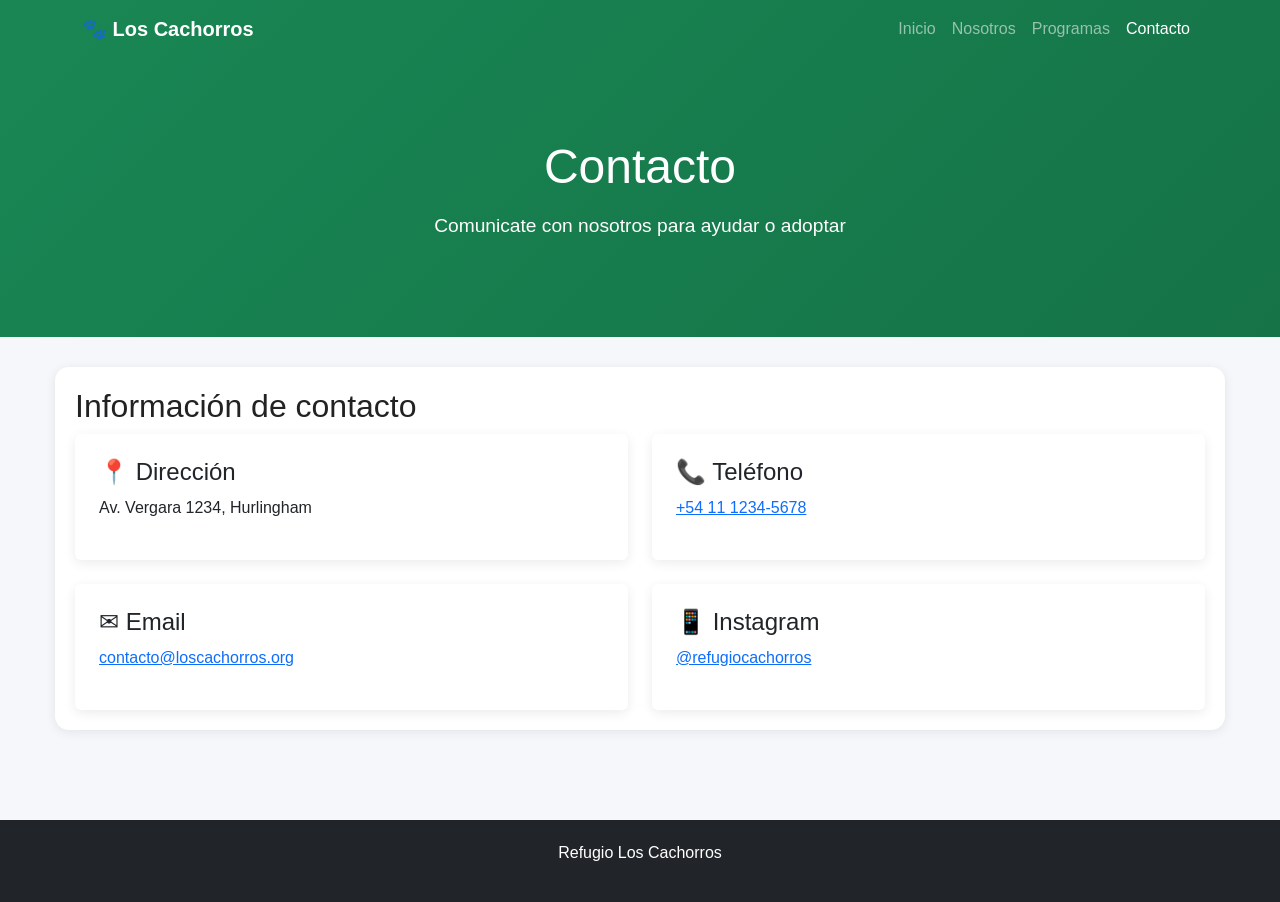
<file: contacto.html>
<!DOCTYPE html>
<html lang="es">
<head>
    <meta charset="UTF-8">
    <meta name="viewport" content="width=device-width, initial-scale=1.0">
    <title>Contacto - Refugio Los Cachorros</title>

    <link href="https://cdn.jsdelivr.net/npm/bootstrap@5.3.8/dist/css/bootstrap.min.css" rel="stylesheet">
    <link rel="stylesheet" href="style.css">
</head>
<body>

<header>
    <nav class="navbar navbar-expand-lg navbar-dark">
        <div class="container">
            <a class="navbar-brand" href="index.html">🐾 Los Cachorros</a>

            <button class="navbar-toggler" type="button" data-bs-toggle="collapse" data-bs-target="#menu">
                <span class="navbar-toggler-icon"></span>
            </button>

            <div class="collapse navbar-collapse" id="menu">
                <ul class="navbar-nav ms-auto">
                    <li class="nav-item">
                        <a class="nav-link" href="index.html">Inicio</a>
                    </li>
                    <li class="nav-item">
                        <a class="nav-link" href="nosotros.html">Nosotros</a>
                    </li>
                    <li class="nav-item">
                        <a class="nav-link" href="programas.html">Programas</a>
                    </li>
                    <li class="nav-item">
                        <a class="nav-link active" href="contacto.html">Contacto</a>
                    </li>
                </ul>
            </div>
        </div>
    </nav>

    <div class="hero">
        <h1>Contacto</h1>
        <p>Comunicate con nosotros para ayudar o adoptar</p>
    </div>
</header>

<main>
    <section>
        <h2>Información de contacto</h2>

        <div class="row g-4">

            <div class="col-md-6">
                <div class="card p-4">
                    <h4>📍 Dirección</h4>
                    <p>Av. Vergara 1234, Hurlingham</p>
                </div>
            </div>

            <div class="col-md-6">
                <div class="card p-4">
                    <h4>📞 Teléfono</h4>
                    <p>
                        <a href="tel:+541112345678">
                            +54 11 1234-5678
                        </a>
                    </p>
                </div>
            </div>

            <div class="col-md-6">
                <div class="card p-4">
                    <h4>✉ Email</h4>
                    <p>
                        <a href="mailto:contacto@loscachorros.org">
                            contacto@loscachorros.org
                        </a>
                    </p>
                </div>
            </div>

            <div class="col-md-6">
                <div class="card p-4">
                    <h4>📱 Instagram</h4>
                    <p>
                        <a href="https://instagram.com/refugiocachorros"
                           target="_blank"
                           rel="noopener noreferrer">
                           @refugiocachorros
                        </a>
                    </p>
                </div>
            </div>

        </div>
    </section>
</main>

<footer>
    <p>Refugio Los Cachorros</p>
</footer>

<script src="https://cdn.jsdelivr.net/npm/bootstrap@5.3.8/dist/js/bootstrap.bundle.min.js"></script>
</body>
</html>
</file>
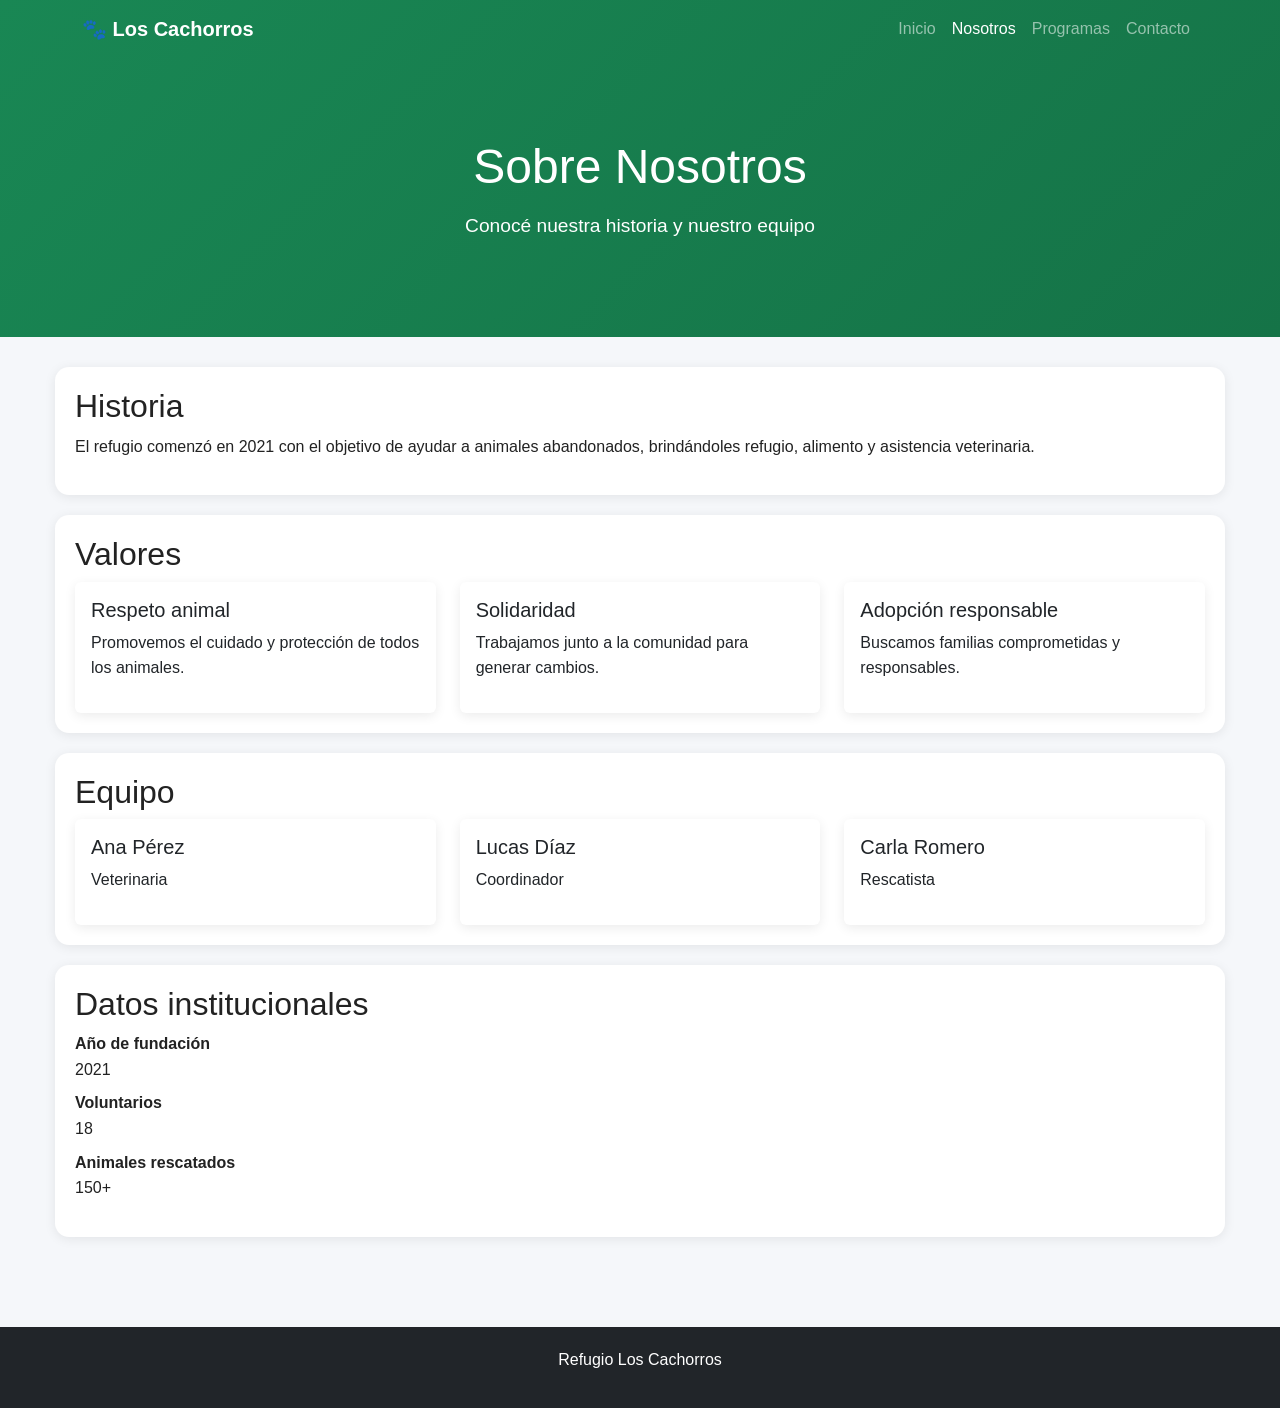
<file: nosotros.html>
<!DOCTYPE html>
<html lang="es">
<head>
    <meta charset="UTF-8">
    <meta name="viewport" content="width=device-width, initial-scale=1.0">
    <title>Nosotros - Refugio Los Cachorros</title>

        <link href="https://cdn.jsdelivr.net/npm/bootstrap@5.3.8/dist/css/bootstrap.min.css" rel="stylesheet">
        <link rel="stylesheet" href="style.css">
</head>
<body>

<header>
    <nav class="navbar navbar-expand-lg navbar-dark">
        <div class="container">
            <a class="navbar-brand" href="index.html">🐾 Los Cachorros</a>

            <button class="navbar-toggler" type="button" data-bs-toggle="collapse" data-bs-target="#menu">
                <span class="navbar-toggler-icon"></span>
            </button>

            <div class="collapse navbar-collapse" id="menu">
                <ul class="navbar-nav ms-auto">
                    <li class="nav-item">
                        <a class="nav-link" href="index.html">Inicio</a>
                    </li>
                    <li class="nav-item">
                        <a class="nav-link active" href="nosotros.html">Nosotros</a>
                    </li>
                    <li class="nav-item">
                        <a class="nav-link" href="programas.html">Programas</a>
                    </li>
                    <li class="nav-item">
                        <a class="nav-link" href="contacto.html">Contacto</a>
                    </li>
                </ul>
            </div>
        </div>
    </nav>

    <div class="hero">
        <h1>Sobre Nosotros</h1>
        <p>Conocé nuestra historia y nuestro equipo</p>
    </div>
</header>

<main>
    <section>
        <h2>Historia</h2>
        <p>
            El refugio comenzó en 2021 con el objetivo de ayudar a animales abandonados,
            brindándoles refugio, alimento y asistencia veterinaria.
        </p>
    </section>

    <section>
        <h2>Valores</h2>

        <div class="row g-4">
            <div class="col-md-4">
                <div class="card p-3">
                    <h5>Respeto animal</h5>
                    <p>Promovemos el cuidado y protección de todos los animales.</p>
                </div>
            </div>

            <div class="col-md-4">
                <div class="card p-3">
                    <h5>Solidaridad</h5>
                    <p>Trabajamos junto a la comunidad para generar cambios.</p>
                </div>
            </div>

            <div class="col-md-4">
                <div class="card p-3">
                    <h5>Adopción responsable</h5>
                    <p>Buscamos familias comprometidas y responsables.</p>
                </div>
            </div>
        </div>
    </section>

    <section>
        <h2>Equipo</h2>

        <div class="row g-4">
            <div class="col-md-4">
                <div class="card p-3">
                    <h5>Ana Pérez</h5>
                    <p>Veterinaria</p>
                </div>
            </div>

            <div class="col-md-4">
                <div class="card p-3">
                    <h5>Lucas Díaz</h5>
                    <p>Coordinador</p>
                </div>
            </div>

            <div class="col-md-4">
                <div class="card p-3">
                    <h5>Carla Romero</h5>
                    <p>Rescatista</p>
                </div>
            </div>
        </div>
    </section>

    <section>
        <h2>Datos institucionales</h2>

        <dl>
            <dt>Año de fundación</dt>
            <dd>2021</dd>

            <dt>Voluntarios</dt>
            <dd>18</dd>

            <dt>Animales rescatados</dt>
            <dd>150+</dd>
        </dl>
    </section>
</main>

<footer>
    <p>Refugio Los Cachorros</p>
</footer>

<script src="https://cdn.jsdelivr.net/npm/bootstrap@5.3.8/dist/js/bootstrap.bundle.min.js"></script>
</body>
</html>
</file>
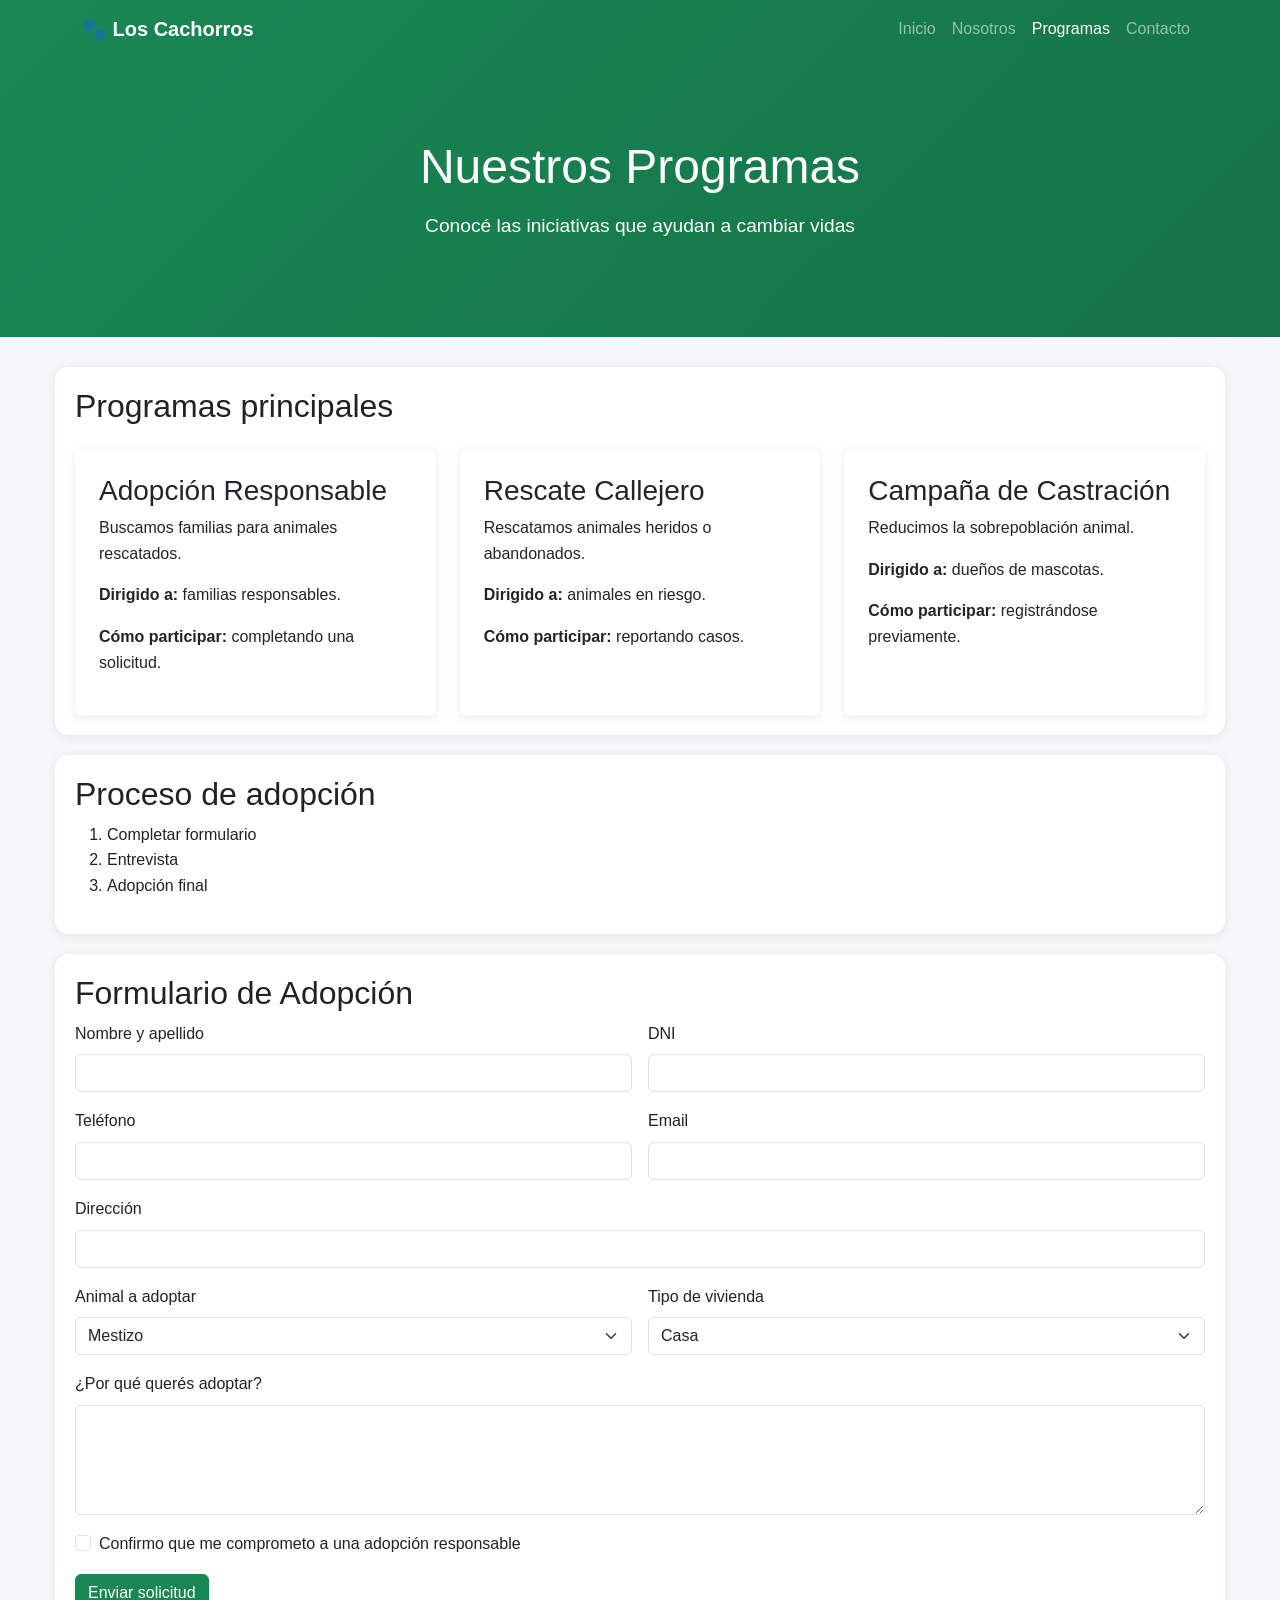
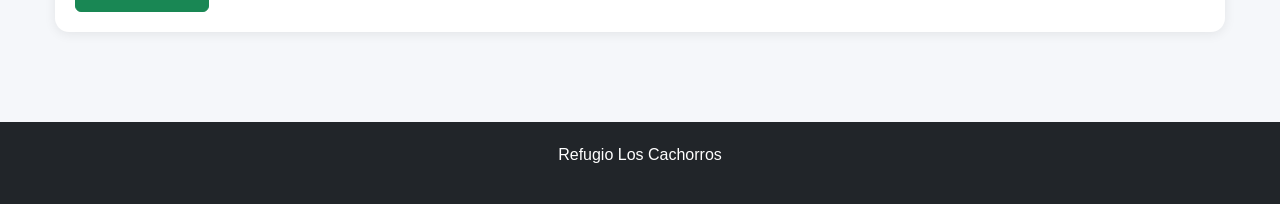
<file: programas.html>
<!DOCTYPE html>
<html lang="es">
<head>
    <meta charset="UTF-8">
    <meta name="viewport" content="width=device-width, initial-scale=1.0">
    <title>Programas - Refugio Los Cachorros</title>

    <link href="https://cdn.jsdelivr.net/npm/bootstrap@5.3.8/dist/css/bootstrap.min.css" rel="stylesheet">
    <link rel="stylesheet" href="style.css">
</head>
<body>

<header>
    <nav class="navbar navbar-expand-lg navbar-dark">
        <div class="container">
            <a class="navbar-brand" href="index.html">🐾 Los Cachorros</a>

            <button class="navbar-toggler" type="button" data-bs-toggle="collapse" data-bs-target="#menu">
                <span class="navbar-toggler-icon"></span>
            </button>

            <div class="collapse navbar-collapse" id="menu">
                <ul class="navbar-nav ms-auto">
                    <li class="nav-item">
                        <a class="nav-link" href="index.html">Inicio</a>
                    </li>
                    <li class="nav-item">
                        <a class="nav-link" href="nosotros.html">Nosotros</a>
                    </li>
                    <li class="nav-item">
                        <a class="nav-link active" href="programas.html">Programas</a>
                    </li>
                    <li class="nav-item">
                        <a class="nav-link" href="contacto.html">Contacto</a>
                    </li>
                </ul>
            </div>
        </div>
    </nav>

    <div class="hero">
        <h1>Nuestros Programas</h1>
        <p>Conocé las iniciativas que ayudan a cambiar vidas</p>
    </div>
</header>

<main>

<section>
    <h2 class="mb-4">Programas principales</h2>

    <div class="row g-4">

        <div class="col-md-4">
            <div class="card p-4">
                <h3>Adopción Responsable</h3>
                <p>Buscamos familias para animales rescatados.</p>
                <p><strong>Dirigido a:</strong> familias responsables.</p>
                <p><strong>Cómo participar:</strong> completando una solicitud.</p>
            </div>
        </div>

        <div class="col-md-4">
            <div class="card p-4">
                <h3>Rescate Callejero</h3>
                <p>Rescatamos animales heridos o abandonados.</p>
                <p><strong>Dirigido a:</strong> animales en riesgo.</p>
                <p><strong>Cómo participar:</strong> reportando casos.</p>
            </div>
        </div>

        <div class="col-md-4">
            <div class="card p-4">
                <h3>Campaña de Castración</h3>
                <p>Reducimos la sobrepoblación animal.</p>
                <p><strong>Dirigido a:</strong> dueños de mascotas.</p>
                <p><strong>Cómo participar:</strong> registrándose previamente.</p>
            </div>
        </div>

    </div>
</section>

<section>
    <h2>Proceso de adopción</h2>
    <ol>
        <li>Completar formulario</li>
        <li>Entrevista</li>
        <li>Adopción final</li>
    </ol>
</section>
<section>
    <h2>Formulario de Adopción</h2>

    <form class="row g-3">

        <div class="col-md-6">
            <label for="nombre" class="form-label">Nombre y apellido</label>
            <input type="text" class="form-control" id="nombre" required>
        </div>

        <div class="col-md-6">
            <label for="dni" class="form-label">DNI</label>
            <input type="text" class="form-control" id="dni" required>
        </div>

        <div class="col-md-6">
            <label for="telefono" class="form-label">Teléfono</label>
            <input type="tel" class="form-control" id="telefono" required>
        </div>

        <div class="col-md-6">
            <label for="email" class="form-label">Email</label>
            <input type="email" class="form-control" id="email" required>
        </div>

        <div class="col-12">
            <label for="direccion" class="form-label">Dirección</label>
            <input type="text" class="form-control" id="direccion">
        </div>

        <div class="col-md-6">
            <label for="animal" class="form-label">Animal a adoptar</label>
            <select class="form-select" id="animal">
                <option>Mestizo</option>
                <option>Golden Retriever</option>
                <option>Gata Siamés</option>
                <option>Otro</option>
            </select>
        </div>

        <div class="col-md-6">
            <label for="vivienda" class="form-label">Tipo de vivienda</label>
            <select class="form-select" id="vivienda">
                <option>Casa</option>
                <option>Departamento</option>
                <option>PH</option>
            </select>
        </div>

        <div class="col-12">
            <label for="motivo" class="form-label">¿Por qué querés adoptar?</label>
            <textarea class="form-control" id="motivo" rows="4"></textarea>
        </div>

        <div class="col-12">
            <div class="form-check">
                <input class="form-check-input" type="checkbox" id="acepto" required>
                <label class="form-check-label" for="acepto">
                    Confirmo que me comprometo a una adopción responsable
                </label>
            </div>
        </div>

        <div class="col-12">
            <button type="submit" class="btn btn-success">
                Enviar solicitud
            </button>
        </div>

    </form>
</section>
</main>

<footer>
    <p>Refugio Los Cachorros</p>
</footer>

<script src="https://cdn.jsdelivr.net/npm/bootstrap@5.3.8/dist/js/bootstrap.bundle.min.js"></script>
</body>
</html>
</file>
<file: style.css>
*{
    margin:0;
    padding:0;
    box-sizing:border-box;
}

body{
    font-family: Arial, sans-serif;
    background:#f5f7fa;
    color:#222;
    line-height:1.6;
}

header{
    background:linear-gradient(135deg,#198754,#157347);
    color:white;
}

.navbar-brand{
    font-weight:bold;
}

main{
    max-width:1200px;
    margin:auto;
    padding:30px 15px;
}

section, article, aside{
    background:white;
    margin-bottom:20px;
    padding:20px;
    border-radius:14px;
    box-shadow:0 2px 12px rgba(0,0,0,.08);
}

.card{
    border:none;
    box-shadow:0 3px 12px rgba(0,0,0,.08);
    transition:.3s;
    height:100%;
}

.card:hover{
    transform:translateY(-6px);
}

img{
    max-width:100%;
    border-radius:10px;
}

footer{
    background:#212529;
    color:white;
    text-align:center;
    padding:20px;
    margin-top:40px;
}

.hero{
    text-align:center;
    padding:80px 20px;
}

.hero h1{
    font-size:3rem;
}

.hero p{
    font-size:1.2rem;
    margin-top:15px;
}
</file>
